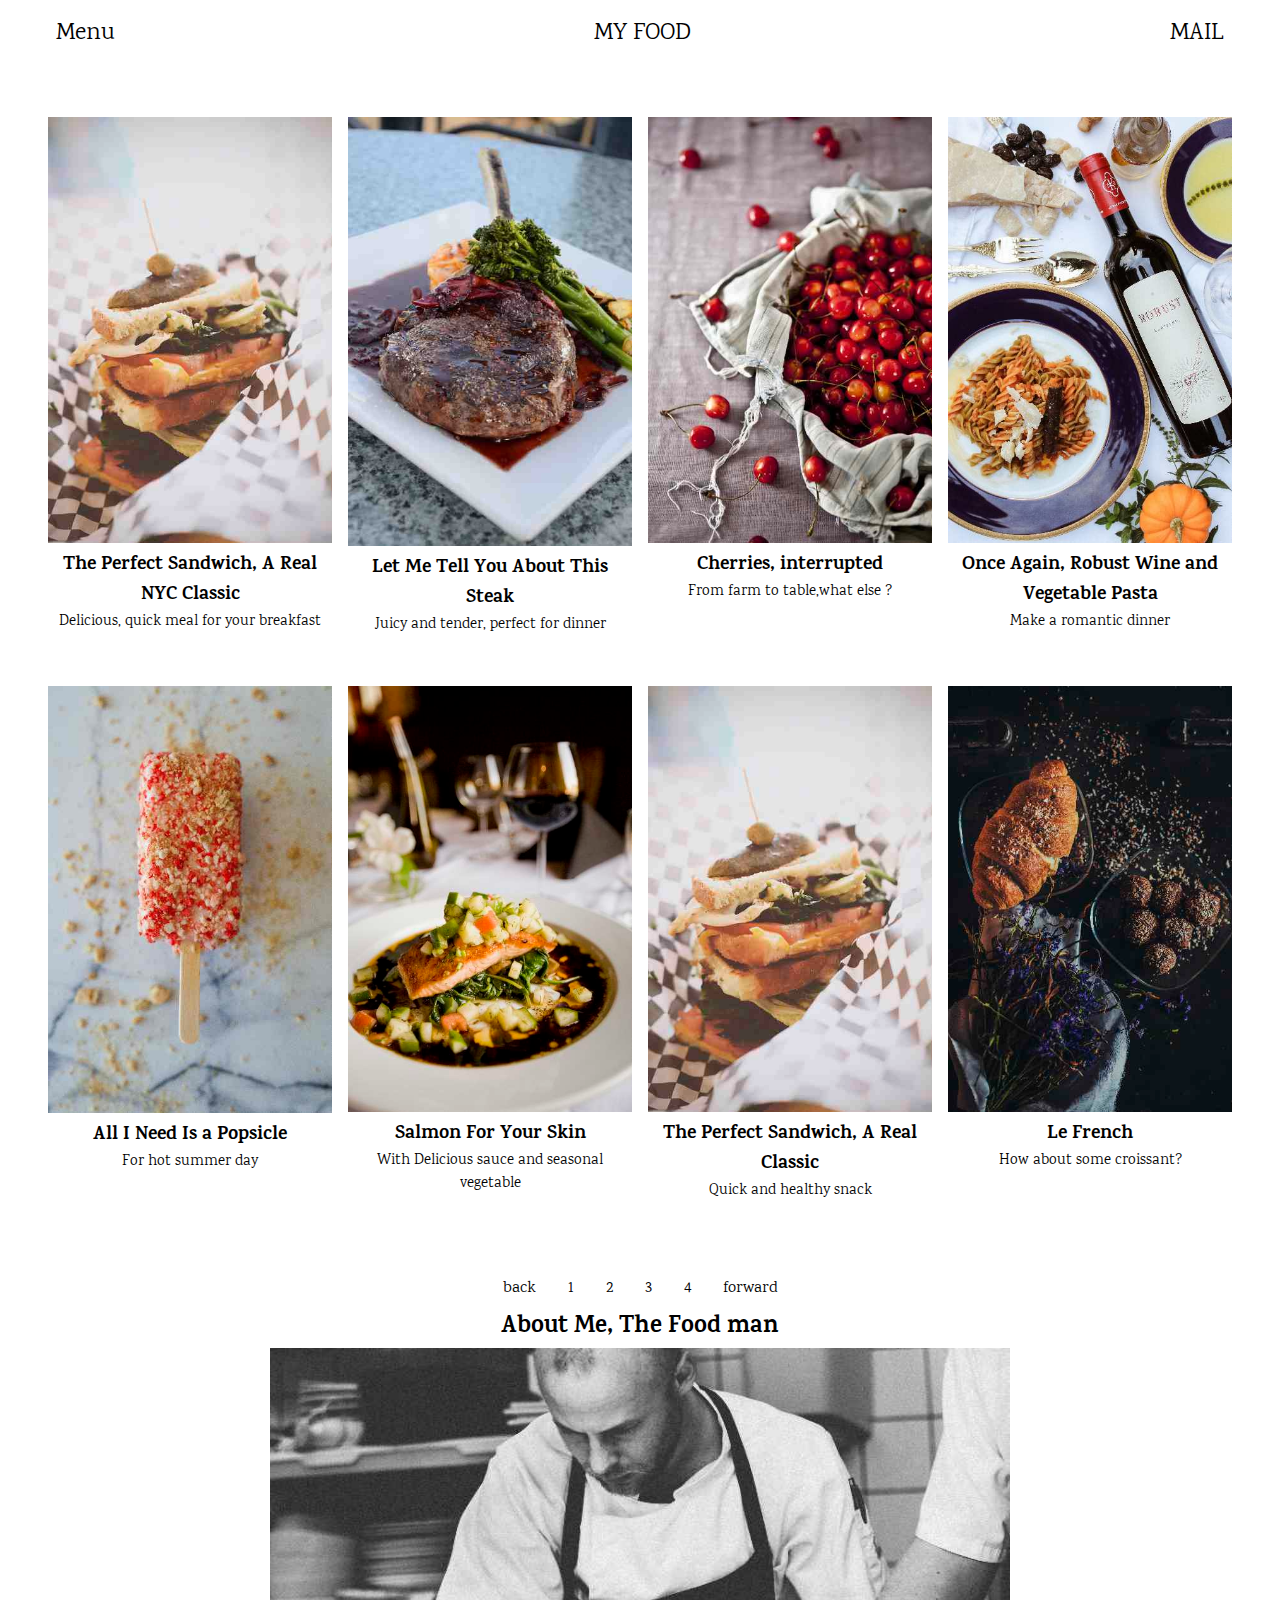
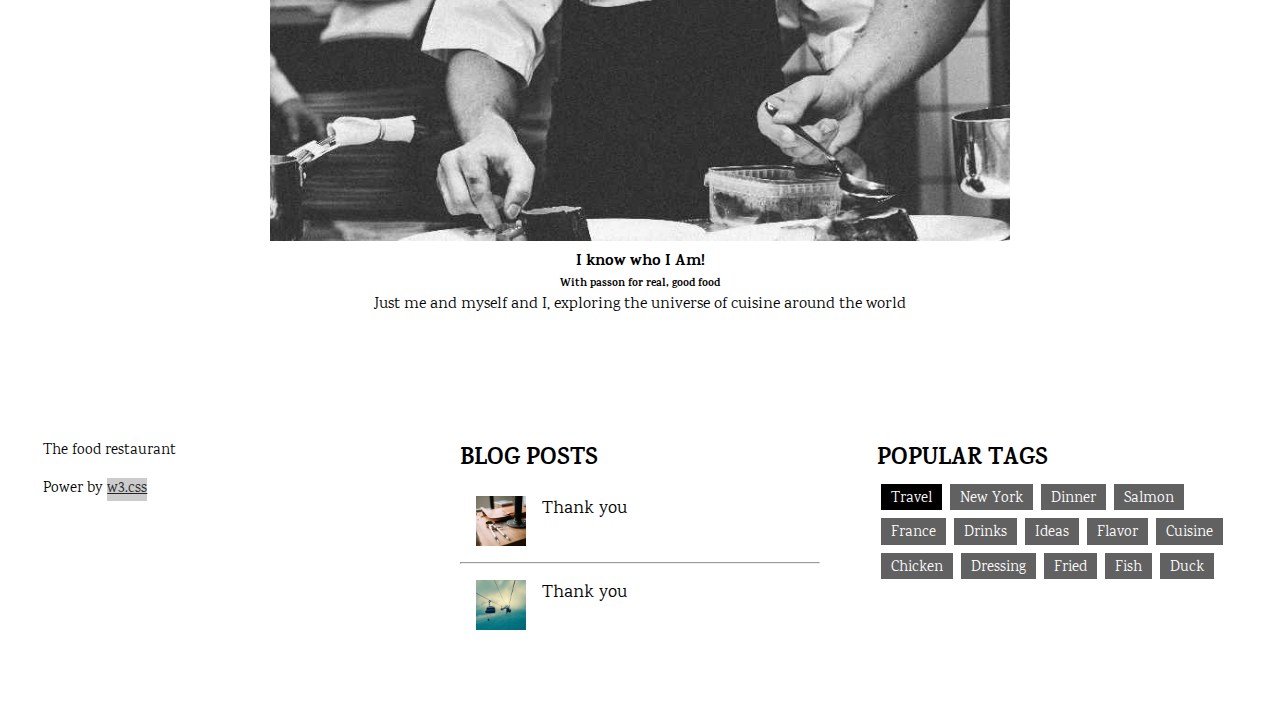
<file: index.html>
<!DOCTYPE html>
<html>
    <head>
        <title> My food </title>
        <link rel="stylesheet" href="https://fonts.googleapis.com/css?family=Karma">
        <link rel="stylesheet" href="./style.css">
        
    </head>
    <body>
        <div class="top-menu">
            <div style="cursor: pointer;"> Menu </div>
            <div> MY FOOD </div>
            <div> MAIL </div>
        </div>
        <div class="page-content">
            <div class="grid-photo" id="food">
                <div class="photo">
                    <img src="images/sandwich.jpg" alt="No image">
                    <h3>The Perfect Sandwich, A Real NYC Classic</h3>
                    <p> Delicious, quick meal for your breakfast</p>
                </div>
                <div class="photo">
                    <img src="images/steak.jpg" alt="No image">
                    <h3>Let Me Tell You About This Steak</h3>
                    <p> Juicy and tender, perfect for dinner</p>
                </div>
                <div class="photo">
                    <img src="images/cherries.jpg" alt="No image">
                    <h3>Cherries, interrupted</h3>
                    <p> From farm to table,what else ?</p>
                </div>
                <div class="photo">
                    <img src="images/wine.jpg" alt="No image">
                    <h3>Once Again, Robust Wine and Vegetable Pasta</h3>
                    <p> Make a romantic dinner</p>
                </div>
                <div class="photo">
                    <img src="images/popsicle.jpg" alt="No image">
                    <h3>All I Need Is a Popsicle</h3>
                    <p> For hot summer day</p>
                </div>
                <div class="photo">
                    <img src="images/salmon.jpg" alt="No image">
                    <h3>Salmon For Your Skin</h3>
                    <p> With Delicious sauce and seasonal vegetable</p>
                </div>
                <div class="photo">
                    <img src="images/sandwich (1).jpg" alt="No image">
                    <h3>The Perfect Sandwich, A Real Classic</h3>
                    <p> Quick and healthy snack</p>
                </div>
                <div class="photo">
                    <img src="images/croissant.jpg" alt="No image">
                    <h3>Le French</h3>
                    <p> How about some croissant?</p>
                </div>
                <div class="pagination">
                    <div class="bar">
                        <a href="#" class="bar-items"> back </a>
                        <a href="#" class="bar-items highlight"> 1</a>
                        <a href="#" class="bar-items"> 2</a>
                        <a href="#" class="bar-items"> 3</a>
                        <a href="#" class="bar-items"> 4</a>
                        <a href="#" class="bar-items"> forward</a>
                    </div>
                    <div class="about" id="about">
                        <h2> About Me, The Food man</h2>
                        <img src="images/chef.jpg" alt="chef" width="800" height="533">
                        <div class="content">
                            <h4><b> I know who I Am!</b></h4>
                            <h6><b> With passon for real, good food</b></h6>
                            <p> Just me and myself and I,
                                 exploring the universe of cuisine around the world</p>

                        </div>
                    </div>
                </div>
            </div>
        </div>
        <footer class="footer">
            <div class="footer-items">
                <p> The food restaurant</p>
                <p style="padding-top: 16px"> Power by
                <a style="margin-left: 5px; background-color: #cccccc; color: #242424;"
                href="https://www.w3schools.com/w3css/default.asp"
                target="_blank">
                    w3.css
                </a></p>
            </div>
            <div class="footer-items">
                <h2>BLOG POSTS</h2>
                <ul style="list-style: none;">
                    <li class="content-ul">
                        <img src="images/workshop.jpg" style="width: 50px; margin: 0px 16px;">
                        <div class="sub-content"> 
                            <span class="title" style="font-size: 18px;">
                            Thank you</span>
                        </div>
                    </li>
                    <hr />
                    <li class="content-ul">
                        <img src="images/gondol.jpg" style="width: 50px; margin: 0px 16px;">
                        <div class="sub-content"> 
                            <span class="title" style="font-size: 18px;">
                            Thank you</span>
                        </div>
                    </li>
                </ul>
            </div>
            <div class="footer-items">
                <h2> POPULAR TAGS</h2>
                <p class="tag">
                    <span class="key"> Travel</span>
                    <span> New York </span>
                    <span> Dinner </span>
                    <span> Salmon </span>
                    <span> France </span>
                    <span> Drinks </span>
                    <span> Ideas </span>
                    <span> Flavor </span>
                    <span> Cuisine </span>
                    <span> Chicken </span>
                    <span> Dressing </span>
                    <span> Fried </span>
                    <span> Fish </span>
                    <span> Duck </span>
                </p>
            </div>
        </footer>
    </body>
</html>
</file>
<file: style.css>
* {
    margin: 0;
    padding: 0;
    box-sizing: border-box;
    font-family: "Karma", sans-serif
}
.top-menu {
    background-color: #ffffff;
    max-width: 1200px;
    margin: auto;
    display: flex;
    justify-content: space-between;
    padding: 16px 16px;
    font-size: 24px;
}
.page-content {
    max-width: 1200px;
    margin: auto;
    padding-top: 50px;
}
.grid-photo {

    display: flex;
    justify-content: center;
    flex-wrap: wrap;
}
.photo {
    max-width: 300px;
    padding: 0px 8px 50px 8px;
    text-align: center;
}
.photo img {
    width: 100%;
}
photo h3 {
    font-weight: 400;
    font-size: 24px;
    width: 100%;
    padding: 8px 0px 16px 0px;
}
.photo p {
    font-size: 15px;
    line-height: 1.5;
}
.pagination {
    padding: 16px 0px;
}
.bar {
    display: flex;
    justify-content: center;
    align-items: center;
}
.bar-items {
    background-color: rgb(255, 255, 255);
    padding: 8px 16px;
    color: black;
    text-decoration: none;
}
.bar-items:hover {
    background-color: #cccccc;
    color: black;
}
.about {
    text-align: center;
}
.about .content {
    max-width: 100%;
    height: auto;
    padding: 0px 30px;
}
.about img {
    max-width: 100%;
    height: auto;
    padding: 0px 30px;
}
.about p {
    padding-bottom: 62px;
}
.footer {
    display: flex;
    justify-content: space-around;
    flex-wrap: wrap;
    padding: 32px 15px 50px 15px;
}
.footer .footer-items {
    width: 360px;
    text-align: left;
    padding: 14px 0px;
}
.footer .footer-items .content-ul {
    display: flex;
    padding: 16px 0px;
}
.footer .footer-items .content-ul:hover {
    background-color: #cccccc;
}
.footer .footer-items .content-ul .sub-content{
    display: flex;
    flex-direction: column;
    justify-content: space-between;
    height: 37px;
}
.footer .footer-items .content-ul span {
    height: 10px;
}
.footer-items p 
{
    display: flex;
    flex-wrap: wrap;
    font-size: 15px;
    line-height: 1.5;
}
.footer-items .tag .key {
    background-color: black;
}
.footer-items .tag span {
    background-color: #616161;
    color: #ffffff;
    padding: 4px 10px 0px 10px;
    margin: 4px 4px;
}
</file>
